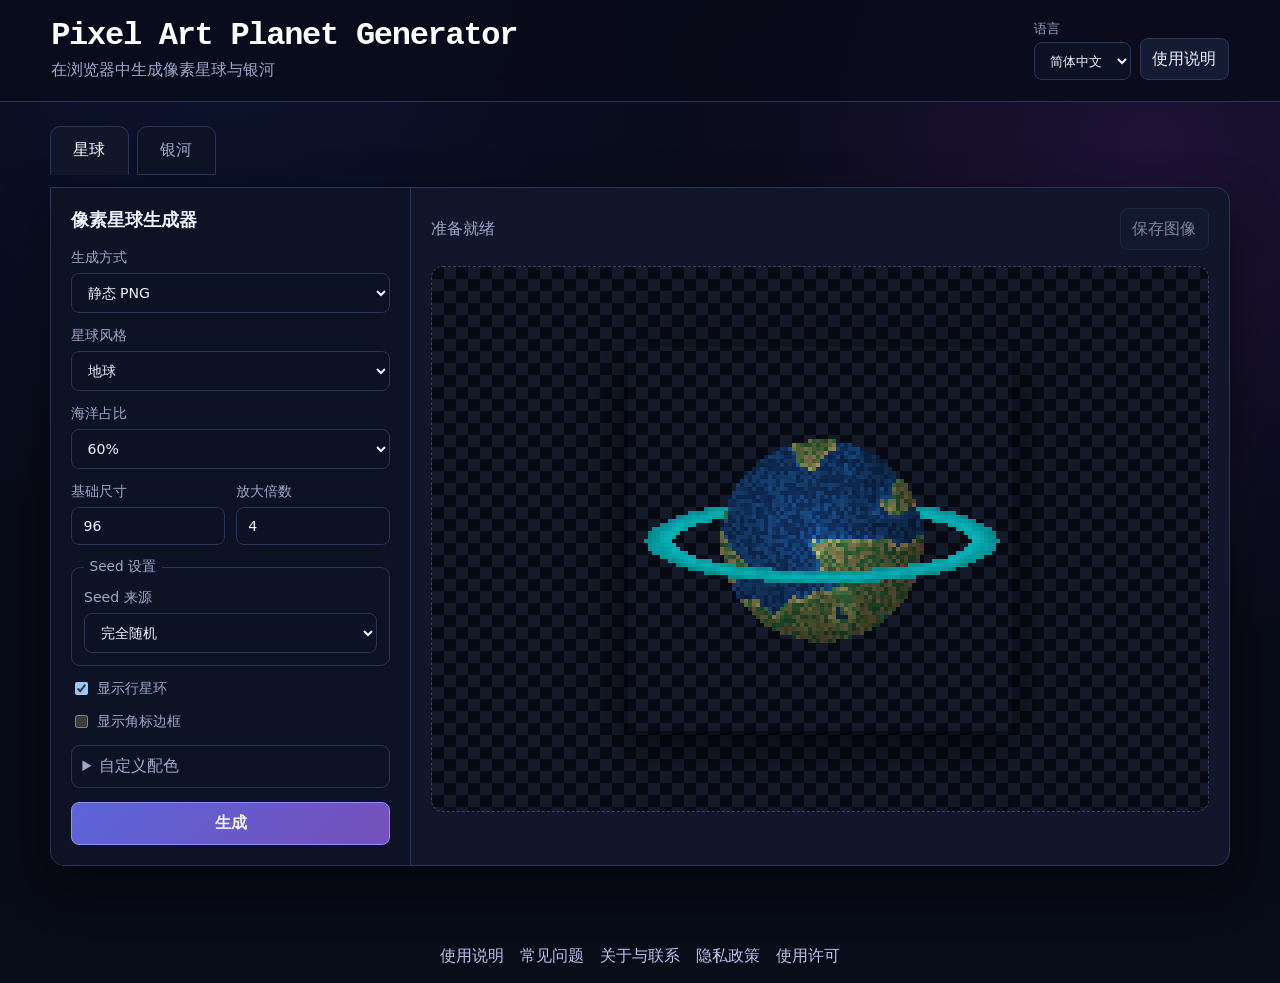
<file: web-version/index.html>
<!doctype html>
<html lang="zh-CN">
<head>
  <meta charset="utf-8">
  <meta name="viewport" content="width=device-width,initial-scale=1">
  <meta name="color-scheme" content="dark">
  <title>Pixel Art Planet Generator</title>
  <link rel="icon" href="favicon.svg" type="image/svg+xml">
  <link rel="stylesheet" href="styles.css">
</head>
<body>
  <header class="topbar">
    <div>
      <h1>Pixel Art Planet Generator</h1>
      <p data-i18n="app.subtitle"></p>
    </div>
    <div class="header-actions">
      <label class="compact"><span data-i18n="language.label"></span>
        <select id="language-select"><option value="zh-CN">简体中文</option><option value="en-US">English</option></select>
      </label>
      <a class="secondary nav-link" href="guide.html" data-i18n="guide.open"></a>
    </div>
  </header>

  <main>
    <div class="tabs" role="tablist">
      <button class="tab active" role="tab" data-panel="planet-panel" data-i18n="planet.tab"></button>
      <button class="tab" role="tab" data-panel="galaxy-panel" data-i18n="galaxy.tab"></button>
    </div>

    <section id="planet-panel" class="generator-panel active">
      <form id="planet-form" class="controls">
        <h2 data-i18n="planet.heading"></h2>
        <label><span data-i18n="common.mode"></span><select name="mode"><option value="static" data-i18n="mode.static"></option><option value="animation" data-i18n="mode.animation"></option></select></label>
        <label><span data-i18n="planet.style"></span><select name="style" id="planet-style"></select></label>
        <label><span data-i18n="planet.oceanRatio"></span><select name="ocean-ratio"><option value="30">30%</option><option value="40">40%</option><option value="50">50%</option><option value="60" selected>60%</option><option value="70">70%</option><option value="80">80%</option><option value="90">90%</option></select></label>
        <div class="two-columns">
          <label><span data-i18n="common.size"></span><input name="size" type="number" min="48" max="192" step="8" value="96"></label>
          <label><span data-i18n="common.scale"></span><input name="scale" type="number" min="1" max="8" value="4"></label>
        </div>
        <fieldset class="seed-settings">
          <legend data-i18n="seed.heading"></legend>
          <label><span data-i18n="seed.source"></span><select name="seed-source"><option value="random" data-i18n="seed.random"></option><option value="input" data-i18n="seed.input"></option></select></label>
          <div class="seed-input-options" hidden>
            <label><span data-i18n="seed.policy"></span><select name="seed-policy"><option value="reproduce" data-i18n="seed.reproduce"></option><option value="avoid" data-i18n="seed.avoid"></option></select></label>
            <label><span data-i18n="seed.values"></span><input name="seeds" type="text" inputmode="numeric" data-i18n-placeholder="seed.placeholder"></label>
            <div class="seed-scan-options" hidden>
              <label class="check"><input name="scan-existing" type="checkbox"><span data-i18n="seed.scanExisting"></span></label>
              <div class="seed-folder-controls" hidden>
                <button name="choose-seed-folder" class="secondary" type="button" data-i18n="seed.chooseScanFolder"></button>
                <output class="seed-scan-status" data-i18n="seed.scanDefault"></output>
                <p class="seed-scan-help" data-i18n="seed.scanHelp"></p>
              </div>
            </div>
          </div>
        </fieldset>
        <label class="check"><input name="ring" type="checkbox" checked><span data-i18n="planet.ring"></span></label>
        <label class="check"><input name="frame" type="checkbox"><span data-i18n="planet.frame"></span></label>
        <label id="planet-frame-states-option" class="check" hidden><input name="frame-states" type="checkbox"><span data-i18n="planet.frameStates"></span></label>
        <label class="animation-only"><span data-i18n="common.frames"></span><input name="frames" type="number" min="15" max="60" value="24"></label>
        <details>
          <summary data-i18n="custom.heading"></summary>
          <div class="color-grid" id="planet-colors"></div>
        </details>
        <button class="primary" type="submit" data-i18n="common.generate"></button>
      </form>
      <div class="preview-area">
        <div class="preview-toolbar"><span id="planet-status" data-i18n="status.ready"></span><button id="planet-download" class="secondary" disabled data-i18n="common.download"></button></div>
        <div class="canvas-shell"><canvas id="planet-canvas" width="384" height="384"></canvas></div>
        <p id="planet-result" class="result"></p>
      </div>
    </section>

    <section id="galaxy-panel" class="generator-panel">
      <form id="galaxy-form" class="controls">
        <h2 data-i18n="galaxy.heading"></h2>
        <label><span data-i18n="common.mode"></span><select name="mode"><option value="static" data-i18n="mode.static"></option><option value="animation" data-i18n="mode.animation"></option></select></label>
        <label><span data-i18n="galaxy.theme"></span><select name="theme" id="galaxy-theme"></select></label>
        <div class="two-columns">
          <label><span data-i18n="galaxy.width"></span><input name="width" type="number" min="64" max="1024" step="16" value="256"></label>
          <label><span data-i18n="galaxy.height"></span><input name="height" type="number" min="64" max="1024" step="16" value="256"></label>
        </div>
        <label><span data-i18n="galaxy.starRatio"></span><select name="star-ratio"><option value="30">30%</option><option value="40">40%</option><option value="50">50%</option><option value="60" selected>60%</option><option value="70">70%</option><option value="80">80%</option><option value="90">90%</option></select></label>
        <fieldset class="seed-settings">
          <legend data-i18n="seed.heading"></legend>
          <label><span data-i18n="seed.source"></span><select name="seed-source"><option value="random" data-i18n="seed.random"></option><option value="input" data-i18n="seed.input"></option></select></label>
          <div class="seed-input-options" hidden>
            <label><span data-i18n="seed.policy"></span><select name="seed-policy"><option value="reproduce" data-i18n="seed.reproduce"></option><option value="avoid" data-i18n="seed.avoid"></option></select></label>
            <label><span data-i18n="seed.values"></span><input name="seeds" type="text" inputmode="numeric" data-i18n-placeholder="seed.placeholder"></label>
            <div class="seed-scan-options" hidden>
              <label class="check"><input name="scan-existing" type="checkbox"><span data-i18n="seed.scanExisting"></span></label>
              <div class="seed-folder-controls" hidden>
                <button name="choose-seed-folder" class="secondary" type="button" data-i18n="seed.chooseScanFolder"></button>
                <output class="seed-scan-status" data-i18n="seed.scanDefault"></output>
                <p class="seed-scan-help" data-i18n="seed.scanHelp"></p>
              </div>
            </div>
          </div>
        </fieldset>
        <label><span data-i18n="galaxy.seamless"></span><select name="seamless"><option value="none" data-i18n="seamless.none"></option><option value="horizontal" data-i18n="seamless.horizontal"></option><option value="vertical" data-i18n="seamless.vertical"></option><option value="both" data-i18n="seamless.both"></option></select></label>
        <label class="check"><input name="spiral" type="checkbox"><span data-i18n="galaxy.spiral"></span></label>
        <label class="animation-only"><span data-i18n="common.frames"></span><input name="frames" type="number" min="15" max="60" value="24"></label>
        <details>
          <summary data-i18n="custom.heading"></summary>
          <div class="color-grid" id="galaxy-colors"></div>
        </details>
        <button class="primary" type="submit" data-i18n="common.generate"></button>
      </form>
      <div class="preview-area">
        <div class="preview-toolbar"><span id="galaxy-status" data-i18n="status.ready"></span><button id="galaxy-download" class="secondary" disabled data-i18n="common.download"></button></div>
        <div class="canvas-shell galaxy"><canvas id="galaxy-canvas" width="512" height="512"></canvas></div>
        <p id="galaxy-result" class="result"></p>
      </div>
    </section>
  </main>

  <footer class="site-footer">
    <nav class="footer-links">
      <a href="guide.html" data-i18n="nav.guide"></a><a href="faq.html" data-i18n="nav.faq"></a><a href="about.html" data-i18n="nav.about"></a><a href="privacy.html" data-i18n="nav.privacy"></a><a href="license.html" data-i18n="nav.license"></a>
    </nav>
  </footer>
  <script src="js/locales.js"></script>
  <script src="js/renderer.js"></script>
  <script src="js/zip.js"></script>
  <script src="js/app.js"></script>
</body>
</html>
</file>
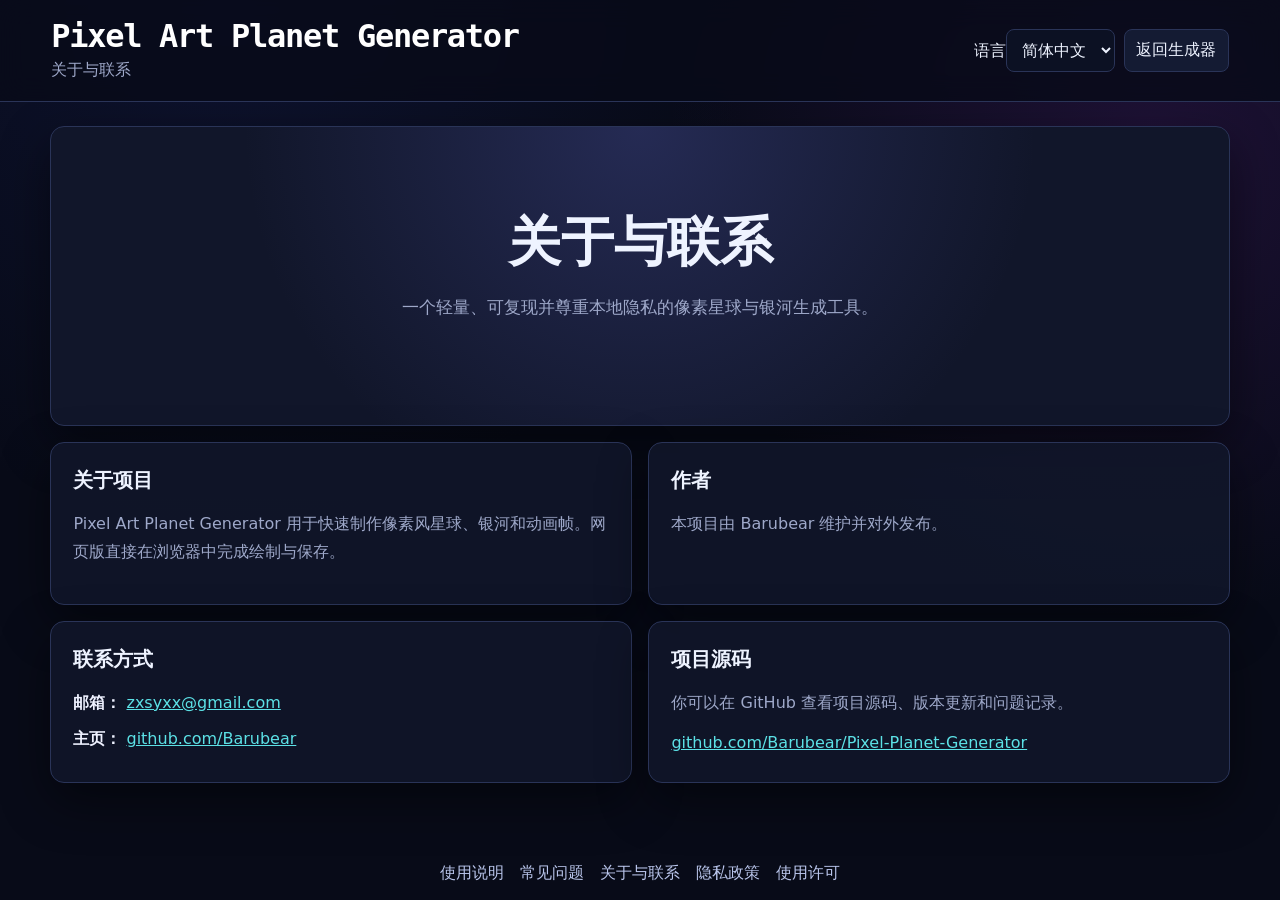
<file: web-version/about.html>
<!doctype html>
<html lang="zh-CN">
<head><meta charset="utf-8"><meta name="viewport" content="width=device-width,initial-scale=1"><title>Pixel Art Planet Generator</title><link rel="icon" href="favicon.svg" type="image/svg+xml"><link rel="stylesheet" href="styles.css"><link rel="stylesheet" href="guide.css"></head>
<body>
  <header class="topbar"><div><h1>Pixel Art Planet Generator</h1><p data-i18n="about.title"></p></div><div class="header-actions"><label class="language-picker"><span data-i18n="language.label"></span><select id="language-select"></select></label><a class="secondary nav-link" href="index.html" data-i18n="guide.back"></a></div></header>
  <main class="guide-layout">
    <section class="guide-hero"><h2 data-i18n="about.title"></h2><p data-i18n="about.intro"></p></section>
    <section class="guide-card"><h2 data-i18n="about.project.title"></h2><p data-i18n="about.project.body"></p></section>
    <section class="guide-card"><h2 data-i18n="about.author.title"></h2><p data-i18n="about.author.body"></p></section>
    <section class="guide-card"><h2 data-i18n="about.contact.title"></h2><ul class="contact-list"><li><strong data-i18n="about.contact.email"></strong> <a href="mailto:zxsyxx@gmail.com">zxsyxx@gmail.com</a></li><li><strong data-i18n="about.contact.website"></strong> <a href="https://github.com/Barubear" target="_blank" rel="noopener noreferrer">github.com/Barubear</a></li></ul></section>
    <section class="guide-card"><h2 data-i18n="about.source.title"></h2><p data-i18n="about.source.body"></p><a href="https://github.com/Barubear/Pixel-Planet-Generator" target="_blank" rel="noopener noreferrer">github.com/Barubear/Pixel-Planet-Generator</a></section>
  </main>
  <footer class="site-footer"><nav class="footer-links"><a href="guide.html" data-i18n="nav.guide"></a><a href="faq.html" data-i18n="nav.faq"></a><a href="about.html" data-i18n="nav.about"></a><a href="privacy.html" data-i18n="nav.privacy"></a><a href="license.html" data-i18n="nav.license"></a></nav></footer>
  <script src="js/locales.js"></script><script src="js/guide.js"></script>
</body></html>
</file>
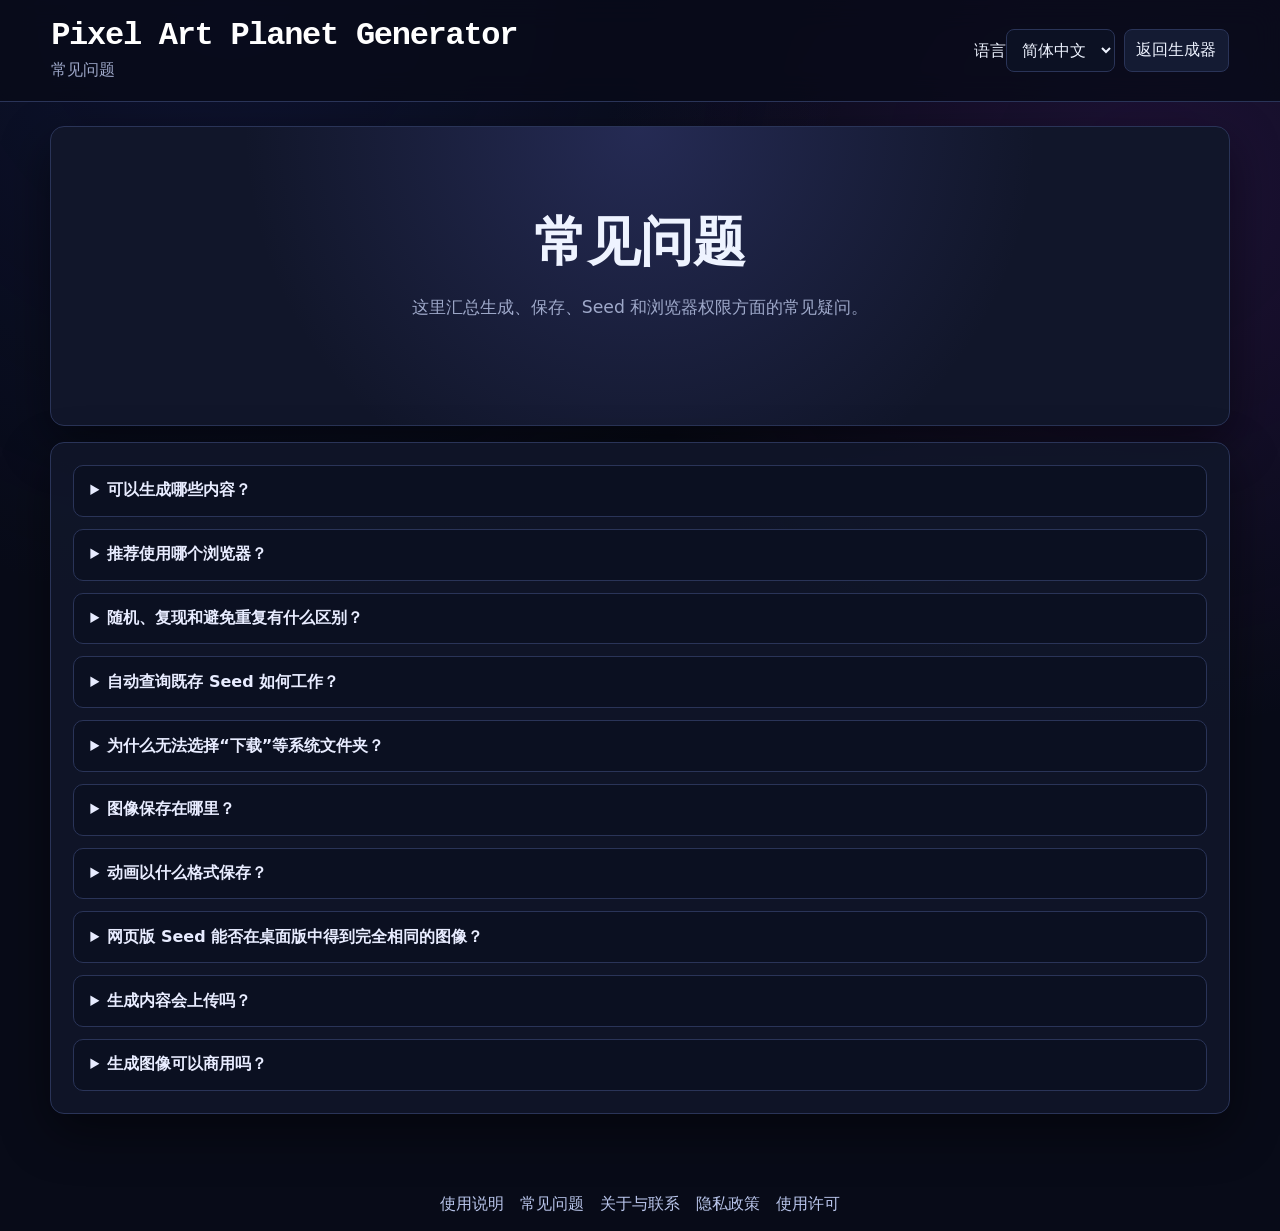
<file: web-version/faq.html>
<!doctype html>
<html lang="zh-CN">
<head><meta charset="utf-8"><meta name="viewport" content="width=device-width,initial-scale=1"><title>Pixel Art Planet Generator</title><link rel="icon" href="favicon.svg" type="image/svg+xml"><link rel="stylesheet" href="styles.css"><link rel="stylesheet" href="guide.css"></head>
<body>
  <header class="topbar"><div><h1>Pixel Art Planet Generator</h1><p data-i18n="faq.title"></p></div><div class="header-actions"><label class="language-picker"><span data-i18n="language.label"></span><select id="language-select"></select></label><a class="secondary nav-link" href="index.html" data-i18n="guide.back"></a></div></header>
  <main class="guide-layout">
    <section class="guide-hero"><h2 data-i18n="faq.title"></h2><p data-i18n="faq.intro"></p></section>
    <section class="guide-card wide faq-list">
      <details class="faq-item"><summary data-i18n="faq.generate.q"></summary><p data-i18n="faq.generate.a"></p></details>
      <details class="faq-item"><summary data-i18n="faq.browser.q"></summary><p data-i18n="faq.browser.a"></p></details>
      <details class="faq-item"><summary data-i18n="faq.seed.q"></summary><p data-i18n="faq.seed.a"></p></details>
      <details class="faq-item"><summary data-i18n="faq.scan.q"></summary><p data-i18n="faq.scan.a"></p></details>
      <details class="faq-item"><summary data-i18n="faq.folder.q"></summary><p data-i18n="faq.folder.a"></p></details>
      <details class="faq-item"><summary data-i18n="faq.output.q"></summary><p data-i18n="faq.output.a"></p></details>
      <details class="faq-item"><summary data-i18n="faq.animation.q"></summary><p data-i18n="faq.animation.a"></p></details>
      <details class="faq-item"><summary data-i18n="faq.compatibility.q"></summary><p data-i18n="faq.compatibility.a"></p></details>
      <details class="faq-item"><summary data-i18n="faq.privacy.q"></summary><p data-i18n="faq.privacy.a"></p></details>
      <details class="faq-item"><summary data-i18n="faq.license.q"></summary><p data-i18n="faq.license.a"></p></details>
    </section>
  </main>
  <footer class="site-footer"><nav class="footer-links"><a href="guide.html" data-i18n="nav.guide"></a><a href="faq.html" data-i18n="nav.faq"></a><a href="about.html" data-i18n="nav.about"></a><a href="privacy.html" data-i18n="nav.privacy"></a><a href="license.html" data-i18n="nav.license"></a></nav></footer>
  <script src="js/locales.js"></script><script src="js/guide.js"></script>
</body></html>
</file>
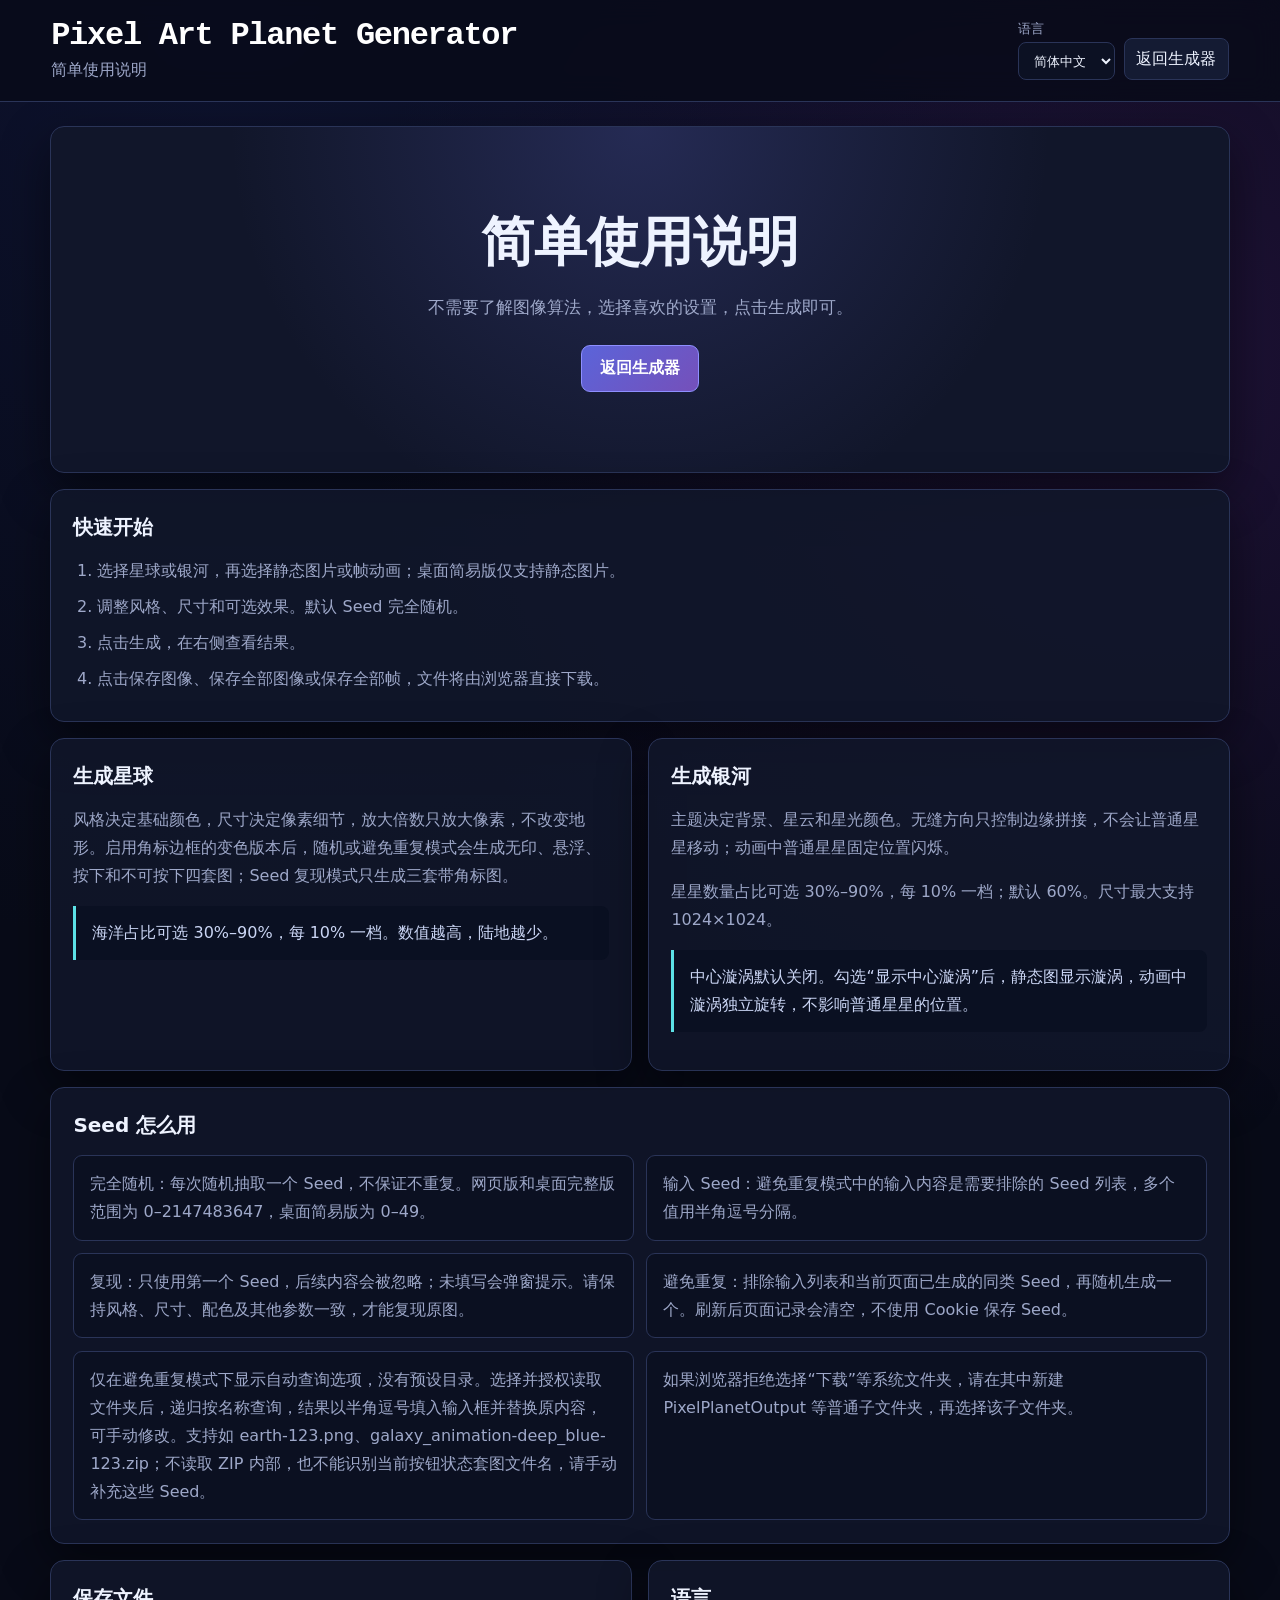
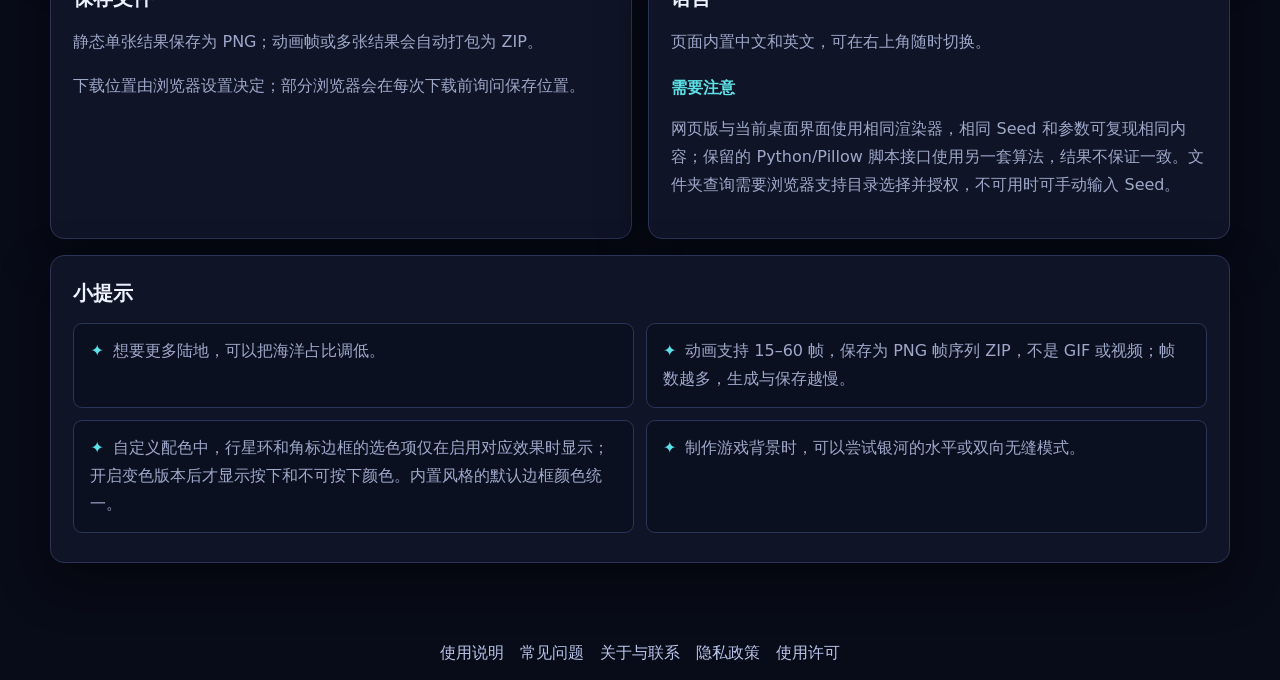
<file: web-version/guide.html>
<!doctype html>
<html lang="zh-CN">
<head>
  <meta charset="utf-8">
  <meta name="viewport" content="width=device-width,initial-scale=1">
  <meta name="color-scheme" content="dark">
  <title>Pixel Art Planet Generator</title>
  <link rel="icon" href="favicon.svg" type="image/svg+xml">
  <link rel="stylesheet" href="styles.css">
  <link rel="stylesheet" href="guide.css">
</head>
<body>
  <header class="topbar">
    <div><h1>Pixel Art Planet Generator</h1><p data-i18n="guide.title"></p></div>
    <div class="header-actions">
      <label class="compact"><span data-i18n="language.label"></span><select id="language-select"><option value="zh-CN">简体中文</option><option value="en-US">English</option></select></label>
      <a class="secondary nav-link" href="index.html" data-i18n="guide.back"></a>
    </div>
  </header>
  <main class="guide-layout">
    <section class="guide-hero"><h2 data-i18n="guide.title"></h2><p data-i18n="guide.intro"></p><a class="primary guide-action" href="index.html" data-i18n="guide.back"></a></section>
    <section class="guide-card wide"><h2 data-i18n="guide.quick.title"></h2><ol><li data-i18n="guide.quick.1"></li><li data-i18n="guide.quick.2"></li><li data-i18n="guide.quick.3"></li><li data-i18n="guide.quick.4"></li></ol></section>
    <section class="guide-card"><h2 data-i18n="guide.planet.title"></h2><p data-i18n="guide.planet.body"></p><p class="tip" data-i18n="guide.planet.ocean"></p></section>
    <section class="guide-card"><h2 data-i18n="guide.galaxy.title"></h2><p data-i18n="guide.galaxy.body"></p><p data-i18n="guide.galaxy.stars"></p><p class="tip" data-i18n="guide.galaxy.spiral"></p></section>
    <section class="guide-card wide"><h2 data-i18n="guide.seed.title"></h2><div class="guide-columns"><p data-i18n="guide.seed.random"></p><p data-i18n="guide.seed.input"></p><p data-i18n="guide.seed.reproduce"></p><p data-i18n="guide.seed.avoid"></p><p data-i18n="guide.seed.scan"></p><p data-i18n="guide.seed.folderLimit"></p></div></section>
    <section class="guide-card"><h2 data-i18n="guide.output.title"></h2><p data-i18n="guide.output.folder"></p><p data-i18n="guide.output.download"></p></section>
    <section class="guide-card"><h2 data-i18n="guide.language.title"></h2><p data-i18n="guide.language.body"></p><h3 data-i18n="guide.compat.title"></h3><p data-i18n="guide.compat.body"></p></section>
    <section class="guide-card wide"><h2 data-i18n="guide.tips.title"></h2><ul class="tips"><li data-i18n="guide.tips.1"></li><li data-i18n="guide.tips.2"></li><li data-i18n="guide.tips.3"></li><li data-i18n="guide.tips.4"></li></ul></section>
  </main>
  <footer class="site-footer">
    <nav class="footer-links">
      <a href="guide.html" data-i18n="nav.guide"></a><a href="faq.html" data-i18n="nav.faq"></a><a href="about.html" data-i18n="nav.about"></a><a href="privacy.html" data-i18n="nav.privacy"></a><a href="license.html" data-i18n="nav.license"></a>
    </nav>
  </footer>
  <script src="js/locales.js"></script>
  <script src="js/guide.js"></script>
</body>
</html>
</file>
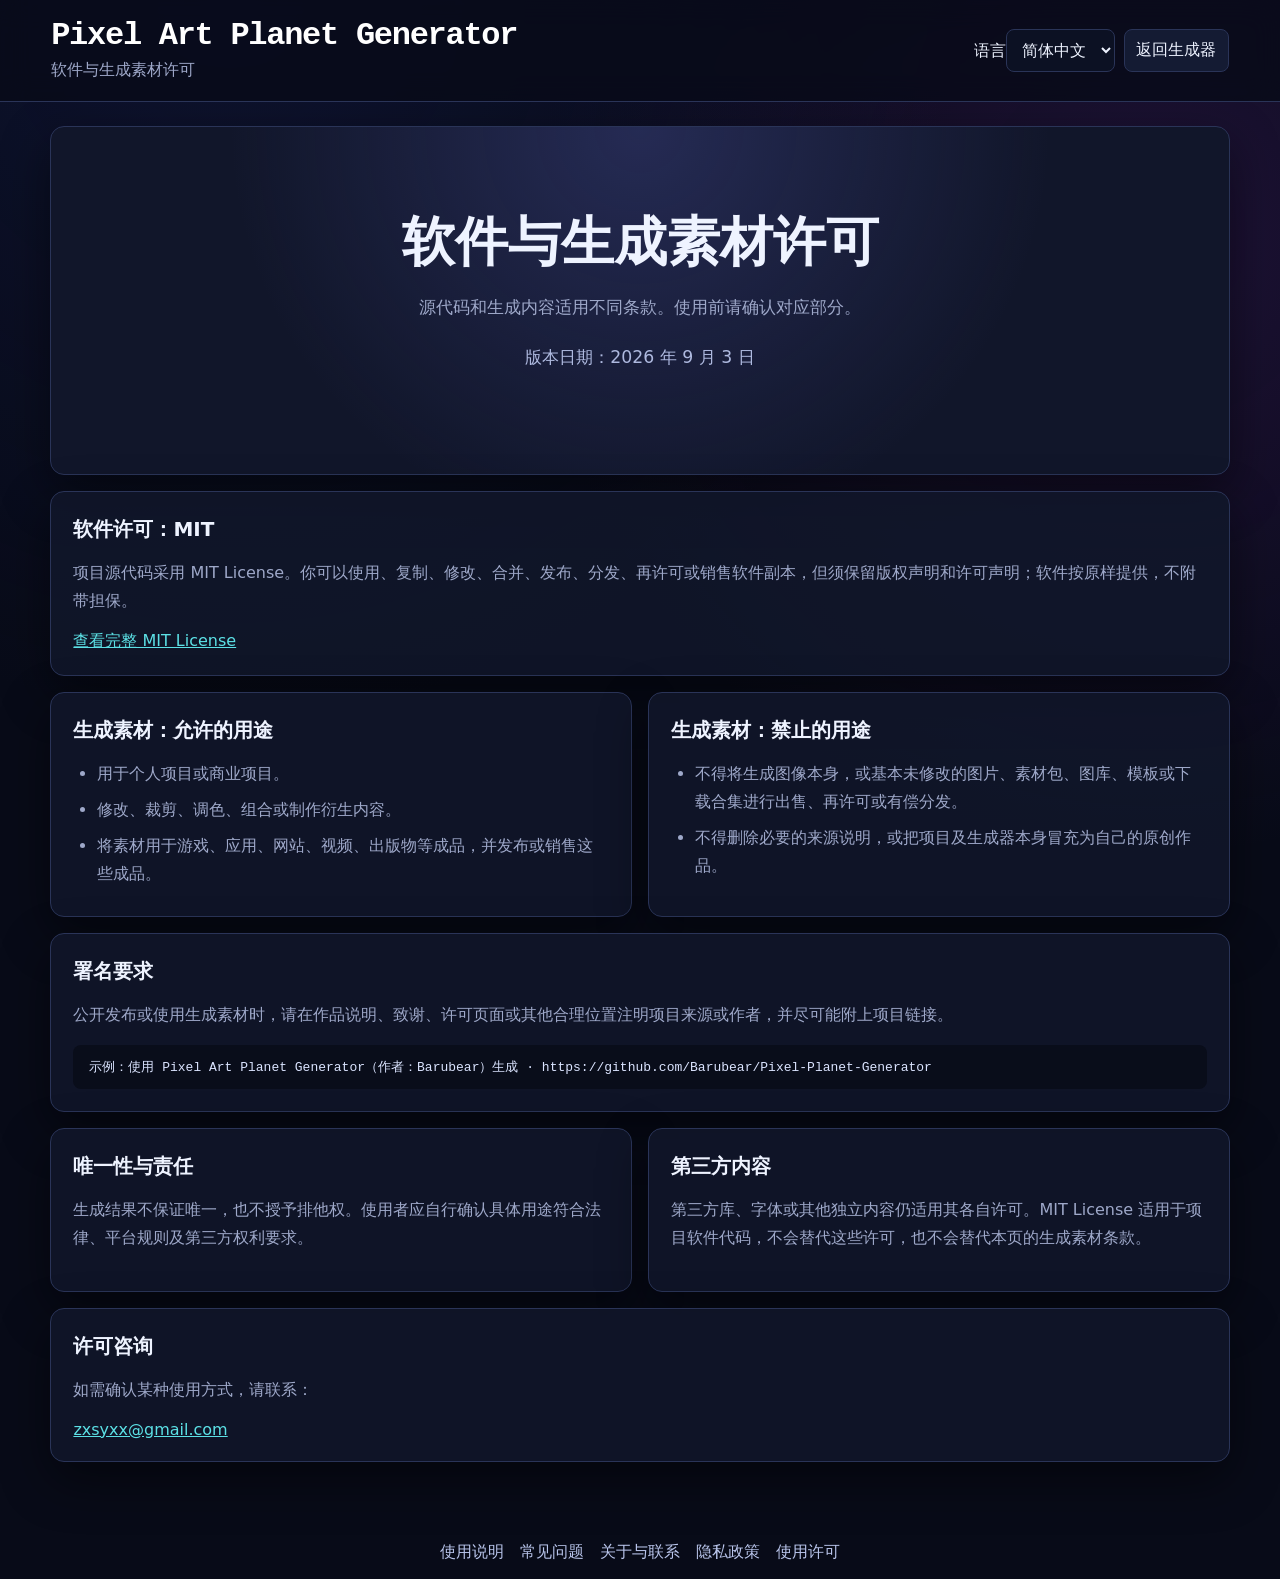
<file: web-version/license.html>
<!doctype html>
<html lang="zh-CN">
<head><meta charset="utf-8"><meta name="viewport" content="width=device-width,initial-scale=1"><title>Pixel Art Planet Generator</title><link rel="icon" href="favicon.svg" type="image/svg+xml"><link rel="stylesheet" href="styles.css"><link rel="stylesheet" href="guide.css"></head>
<body>
  <header class="topbar"><div><h1>Pixel Art Planet Generator</h1><p data-i18n="license.title"></p></div><div class="header-actions"><label class="language-picker"><span data-i18n="language.label"></span><select id="language-select"></select></label><a class="secondary nav-link" href="index.html" data-i18n="guide.back"></a></div></header>
  <main class="guide-layout">
    <section class="guide-hero"><h2 data-i18n="license.title"></h2><p data-i18n="license.intro"></p><p class="policy-date" data-i18n="license.date"></p></section>
    <section class="guide-card wide"><h2 data-i18n="license.software.title"></h2><p data-i18n="license.software.body"></p><a href="LICENSE" target="_blank" data-i18n="license.software.link"></a></section>
    <section class="guide-card"><h2 data-i18n="license.assets.allowed.title"></h2><ul><li data-i18n="license.assets.allowed.personal"></li><li data-i18n="license.assets.allowed.modify"></li><li data-i18n="license.assets.allowed.finished"></li></ul></section>
    <section class="guide-card"><h2 data-i18n="license.assets.prohibited.title"></h2><ul><li data-i18n="license.assets.prohibited.resale"></li><li data-i18n="license.assets.prohibited.claim"></li></ul></section>
    <section class="guide-card wide"><h2 data-i18n="license.attribution.title"></h2><p data-i18n="license.attribution.body"></p><code class="license-example" data-i18n="license.attribution.example"></code></section>
    <section class="guide-card"><h2 data-i18n="license.uniqueness.title"></h2><p data-i18n="license.uniqueness.body"></p></section>
    <section class="guide-card"><h2 data-i18n="license.thirdparty.title"></h2><p data-i18n="license.thirdparty.body"></p></section>
    <section class="guide-card wide"><h2 data-i18n="license.contact.title"></h2><p data-i18n="license.contact.body"></p><a href="mailto:zxsyxx@gmail.com">zxsyxx@gmail.com</a></section>
  </main>
  <footer class="site-footer"><nav class="footer-links"><a href="guide.html" data-i18n="nav.guide"></a><a href="faq.html" data-i18n="nav.faq"></a><a href="about.html" data-i18n="nav.about"></a><a href="privacy.html" data-i18n="nav.privacy"></a><a href="license.html" data-i18n="nav.license"></a></nav></footer>
  <script src="js/locales.js"></script><script src="js/guide.js"></script>
</body></html>
</file>
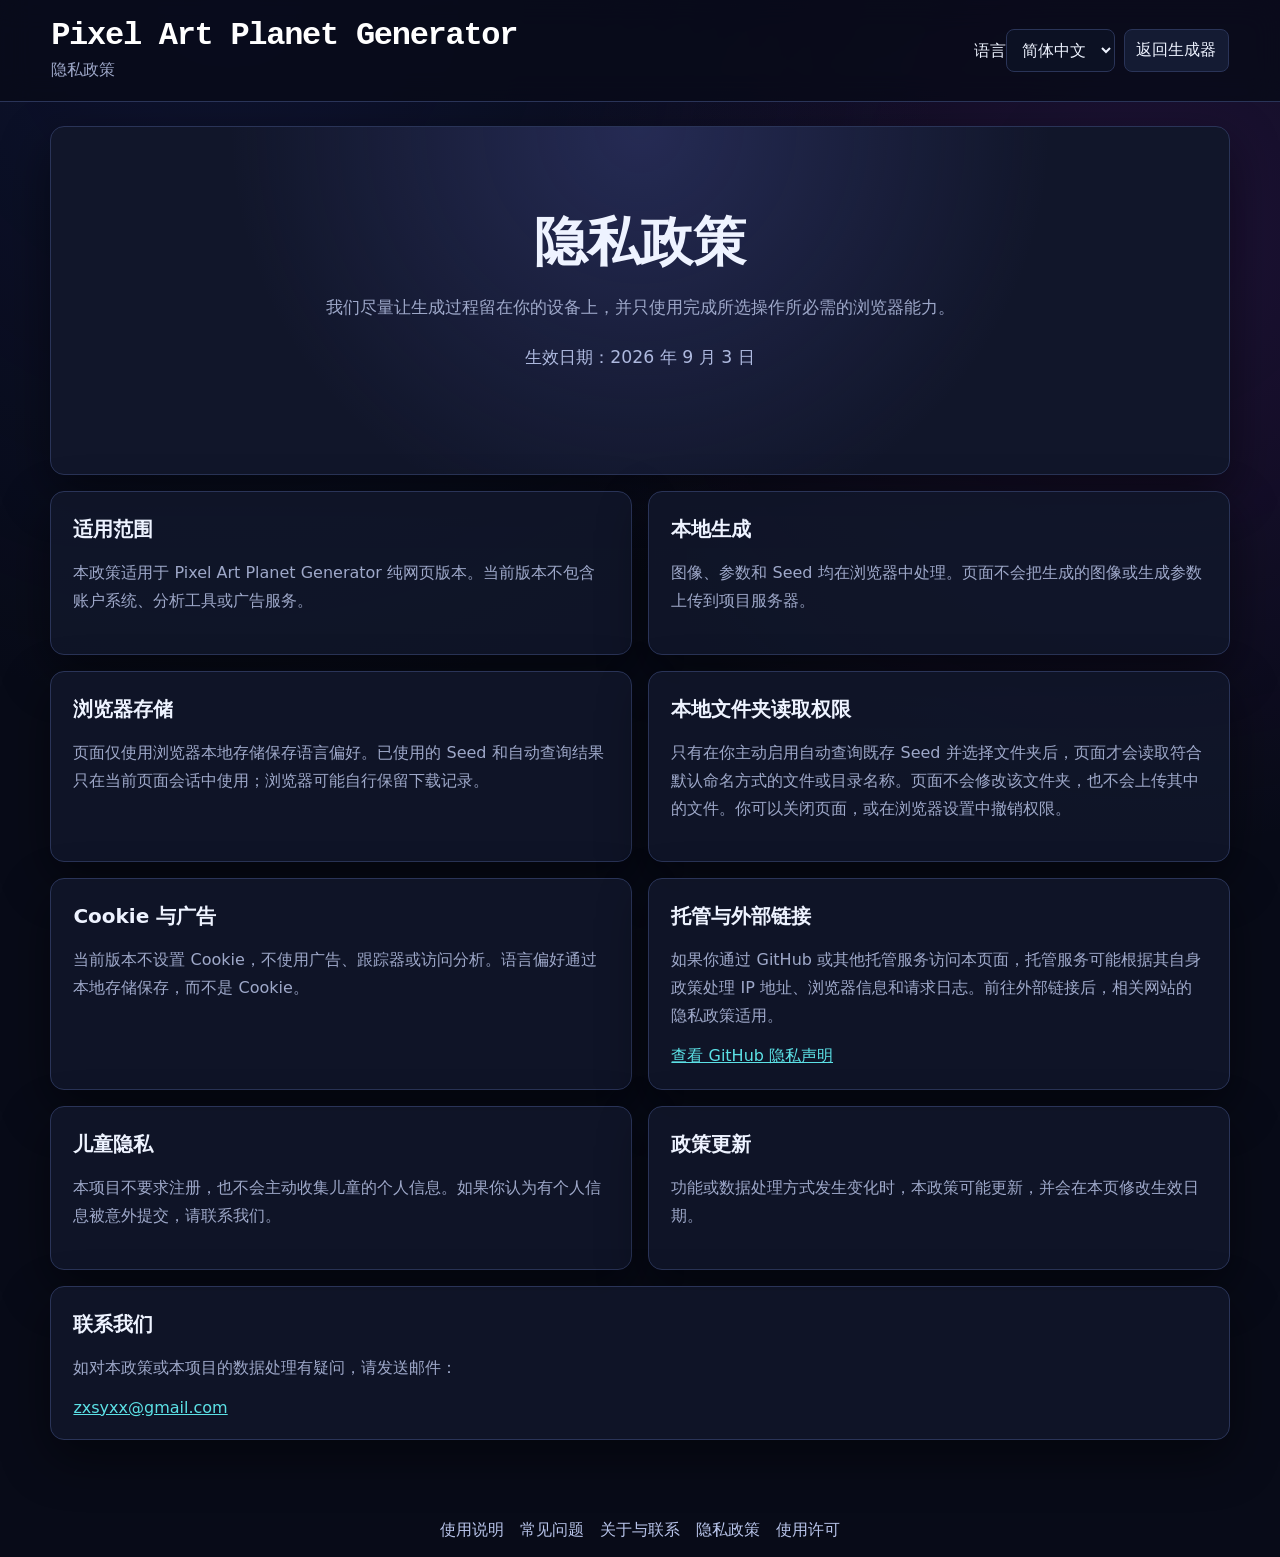
<file: web-version/privacy.html>
<!doctype html>
<html lang="zh-CN">
<head><meta charset="utf-8"><meta name="viewport" content="width=device-width,initial-scale=1"><title>Pixel Art Planet Generator</title><link rel="icon" href="favicon.svg" type="image/svg+xml"><link rel="stylesheet" href="styles.css"><link rel="stylesheet" href="guide.css"></head>
<body>
  <header class="topbar"><div><h1>Pixel Art Planet Generator</h1><p data-i18n="privacy.title"></p></div><div class="header-actions"><label class="language-picker"><span data-i18n="language.label"></span><select id="language-select"></select></label><a class="secondary nav-link" href="index.html" data-i18n="guide.back"></a></div></header>
  <main class="guide-layout">
    <section class="guide-hero"><h2 data-i18n="privacy.title"></h2><p data-i18n="privacy.intro"></p><p class="policy-date" data-i18n="privacy.date"></p></section>
    <section class="guide-card"><h2 data-i18n="privacy.scope.title"></h2><p data-i18n="privacy.scope.body"></p></section>
    <section class="guide-card"><h2 data-i18n="privacy.processing.title"></h2><p data-i18n="privacy.processing.body"></p></section>
    <section class="guide-card"><h2 data-i18n="privacy.storage.title"></h2><p data-i18n="privacy.storage.body"></p></section>
    <section class="guide-card"><h2 data-i18n="privacy.folder.title"></h2><p data-i18n="privacy.folder.body"></p></section>
    <section class="guide-card"><h2 data-i18n="privacy.cookies.title"></h2><p data-i18n="privacy.cookies.body"></p></section>
    <section class="guide-card"><h2 data-i18n="privacy.hosting.title"></h2><p data-i18n="privacy.hosting.body"></p><a href="https://docs.github.com/en/site-policy/privacy-policies/github-general-privacy-statement" target="_blank" rel="noopener noreferrer" data-i18n="privacy.hosting.link"></a></section>
    <section class="guide-card"><h2 data-i18n="privacy.children.title"></h2><p data-i18n="privacy.children.body"></p></section>
    <section class="guide-card"><h2 data-i18n="privacy.changes.title"></h2><p data-i18n="privacy.changes.body"></p></section>
    <section class="guide-card wide"><h2 data-i18n="privacy.contact.title"></h2><p data-i18n="privacy.contact.body"></p><a href="mailto:zxsyxx@gmail.com">zxsyxx@gmail.com</a></section>
  </main>
  <footer class="site-footer"><nav class="footer-links"><a href="guide.html" data-i18n="nav.guide"></a><a href="faq.html" data-i18n="nav.faq"></a><a href="about.html" data-i18n="nav.about"></a><a href="privacy.html" data-i18n="nav.privacy"></a><a href="license.html" data-i18n="nav.license"></a></nav></footer>
  <script src="js/locales.js"></script><script src="js/guide.js"></script>
</body></html>
</file>
<file: web-version/styles.css>
:root{--bg:#080b18;--panel:#11162a;--panel2:#171d35;--text:#eef3ff;--muted:#9ea8c9;--line:#2a3458;--cyan:#5ce1e6;--purple:#9678ff;--danger:#ff6b81;--shadow:0 18px 50px #0007;font-family:Inter,"Segoe UI",system-ui,sans-serif;color:var(--text);background:var(--bg)}
*{box-sizing:border-box}[hidden]{display:none!important}body{margin:0;min-height:100vh;background:radial-gradient(circle at 18% 0,#18215c55,transparent 38%),radial-gradient(circle at 90% 15%,#5a238644,transparent 35%),var(--bg)}
button,input,select{font:inherit}button,select,input{border:1px solid var(--line);border-radius:8px;color:var(--text);background:#0c1123;padding:.62rem .72rem}button{cursor:pointer}button:disabled{cursor:not-allowed;opacity:.5}button:hover:not(:disabled){border-color:var(--cyan)}.nav-link{display:inline-flex;align-items:center;text-decoration:none;border:1px solid var(--line);border-radius:8px;padding:.62rem .72rem;color:var(--text)}
.topbar{display:flex;justify-content:space-between;align-items:center;gap:1rem;padding:1.25rem clamp(1rem,4vw,4rem);border-bottom:1px solid var(--line);background:#080b18cc;backdrop-filter:blur(14px);position:sticky;top:0;z-index:10}.topbar h1{font:700 clamp(1.2rem,3vw,2rem)/1 ui-monospace,SFMono-Regular,monospace;letter-spacing:-.04em;margin:0;color:#fff}.topbar p{margin:.5rem 0 0;color:var(--muted)}.header-actions{display:flex;align-items:end;flex-wrap:wrap;gap:.55rem}.compact{display:grid;gap:.25rem;color:var(--muted);font-size:.8rem}
main{width:min(1180px,calc(100% - 2rem));margin:1.5rem auto 4rem}.primary{background:linear-gradient(135deg,#5b64d9,#7550ba);border-color:#8e8fff;font-weight:700}.secondary{background:#141b33}
.tabs{display:flex;gap:.5rem;margin:1.5rem 0 .75rem}.tab{border-radius:10px 10px 0 0;padding:.8rem 1.4rem;background:#0d1224;color:var(--muted)}.tab.active{color:#fff;background:var(--panel);border-bottom-color:var(--panel)}
.generator-panel{display:none;grid-template-columns:minmax(290px,360px) 1fr;border:1px solid var(--line);border-radius:0 14px 14px 14px;overflow:hidden;background:var(--panel);box-shadow:var(--shadow)}.generator-panel.active{display:grid}.controls{display:grid;gap:.85rem;padding:1.25rem;border-right:1px solid var(--line);background:#0d1224}.controls h2{font-size:1.1rem;margin:0 0 .2rem}.controls label{display:grid;gap:.35rem;color:var(--muted);font-size:.88rem}.controls label>span{color:var(--muted)}.controls input,.controls select{width:100%}.two-columns{display:grid;grid-template-columns:1fr 1fr;gap:.65rem}.check{grid-template-columns:auto 1fr!important;align-items:center}.check input{width:auto}.seed-settings{display:grid;gap:.7rem;margin:0;padding:.75rem;border:1px solid var(--line);border-radius:9px}.seed-settings legend{padding:0 .35rem;color:var(--muted);font-size:.85rem}.seed-input-options,.seed-scan-options,.seed-folder-controls{display:grid;gap:.7rem}.seed-scan-options{padding:.7rem;border:1px solid var(--line);border-radius:8px;background:#10162a}.seed-scan-status{color:var(--cyan);font-size:.76rem;overflow-wrap:anywhere}.seed-scan-help{margin:0;color:var(--muted);font-size:.75rem;line-height:1.5}.controls details{border:1px solid var(--line);border-radius:9px;padding:.65rem}.controls summary{cursor:pointer;color:var(--muted)}.color-grid{display:grid;grid-template-columns:repeat(3,1fr);gap:.5rem;margin-top:.75rem}.color-field{display:grid;gap:.2rem;font-size:.72rem}.color-field input{padding:.2rem;height:2.2rem}
.preview-area{min-width:0;padding:1.25rem;display:grid;grid-template-rows:auto 1fr auto;gap:1rem}.preview-toolbar{display:flex;justify-content:space-between;align-items:center;color:var(--muted);min-height:42px}.canvas-shell{min-height:420px;display:grid;place-items:center;border:1px dashed #354068;border-radius:12px;background-color:#070a13;background-image:linear-gradient(45deg,#151a2a 25%,transparent 25%),linear-gradient(-45deg,#151a2a 25%,transparent 25%),linear-gradient(45deg,transparent 75%,#151a2a 75%),linear-gradient(-45deg,transparent 75%,#151a2a 75%);background-size:24px 24px;background-position:0 0,0 12px,12px -12px,12px 0}.canvas-shell.galaxy{background:#050710}.canvas-shell canvas{max-width:min(100%,620px);max-height:620px;image-rendering:pixelated;box-shadow:0 12px 45px #000a}.result{min-height:1.25em;margin:0;color:var(--cyan);font-family:ui-monospace,monospace;font-size:.84rem;overflow-wrap:anywhere}footer{text-align:center;color:var(--muted);padding:1rem}.site-footer p{margin:.25rem 0 .75rem}.footer-links{display:flex;justify-content:center;flex-wrap:wrap;gap:.45rem 1rem}.footer-links a{color:#b9c5eb;text-decoration:none}.footer-links a:hover,.footer-links a:focus-visible{color:var(--cyan);text-decoration:underline}
body[data-mode-planet="static"] #planet-panel .animation-only,body[data-mode-galaxy="static"] #galaxy-panel .animation-only{display:none}
@media(max-width:820px){.topbar{align-items:flex-start;flex-direction:column}.generator-panel.active{grid-template-columns:1fr}.controls{border-right:0;border-bottom:1px solid var(--line)}.canvas-shell{min-height:320px}.header-actions{width:100%}}
@media(max-width:480px){main{width:min(100% - 1rem,1180px)}.header-actions>*{flex:1}.two-columns{grid-template-columns:1fr}.preview-area{padding:.8rem}.color-grid{grid-template-columns:repeat(2,1fr)}}
.canvas-shell{background-position:0 0,0 12px,12px -12px,-12px 0}
</file>
<file: web-version/guide.css>
.guide-layout{display:grid;grid-template-columns:repeat(2,minmax(0,1fr));gap:1rem}.guide-hero,.guide-card{border:1px solid var(--line);border-radius:14px;background:#11162add;box-shadow:var(--shadow)}.guide-hero{grid-column:1/-1;text-align:center;padding:clamp(2rem,7vw,5rem) 1.5rem;background:radial-gradient(circle at 50% 0,#4d54a855,transparent 60%),#11162a}.guide-hero h2{font-size:clamp(1.8rem,5vw,3.3rem);margin:0}.guide-hero p{max-width:680px;margin:1rem auto 1.6rem;color:var(--muted);font-size:1.08rem}.guide-action{display:inline-block;color:#fff;text-decoration:none;padding:.75rem 1.15rem;border:1px solid #8e8fff;border-radius:9px}.guide-card{padding:1.4rem}.guide-card.wide{grid-column:1/-1}.guide-card h2{margin:.1rem 0 1rem;font-size:1.25rem}.guide-card h3{margin:1.4rem 0 .5rem;font-size:1rem;color:var(--cyan)}.guide-card p,.guide-card li{color:var(--muted);line-height:1.75}.guide-card ol,.guide-card ul{margin:.4rem 0;padding-left:1.5rem}.guide-card li+li{margin-top:.5rem}.guide-card .tip{padding:.8rem 1rem;border-left:3px solid var(--cyan);background:#0a1022;border-radius:0 8px 8px 0;color:#cbd6f5}.guide-columns{display:grid;grid-template-columns:repeat(2,1fr);gap:.8rem}.guide-columns p,.tips li{margin:0;padding:.85rem 1rem;background:#0b1021;border:1px solid var(--line);border-radius:9px}.tips{display:grid;grid-template-columns:repeat(2,1fr);gap:.75rem;list-style:none;padding:0!important}.tips li+li{margin:0}.tips li::before{content:"✦";color:var(--cyan);margin-right:.55rem}.guide-card a{color:var(--cyan)}.faq-list{display:grid;gap:.75rem}.faq-item{border:1px solid var(--line);border-radius:10px;background:#0b1021;padding:.9rem 1rem}.faq-item summary{cursor:pointer;font-weight:700;color:#e8ecff}.faq-item p{margin:.8rem 0 0}.contact-list{list-style:none;padding-left:0!important}.contact-list strong{color:#eef1ff}.license-example{display:block;padding:.8rem 1rem;border-radius:8px;background:#090d1a;color:#dbe4ff;white-space:normal}.policy-date{color:#aeb9df!important;font-size:.9rem}@media(max-width:720px){.guide-layout{grid-template-columns:1fr}.guide-card.wide,.guide-hero{grid-column:auto}.guide-columns,.tips{grid-template-columns:1fr}}
</file>
